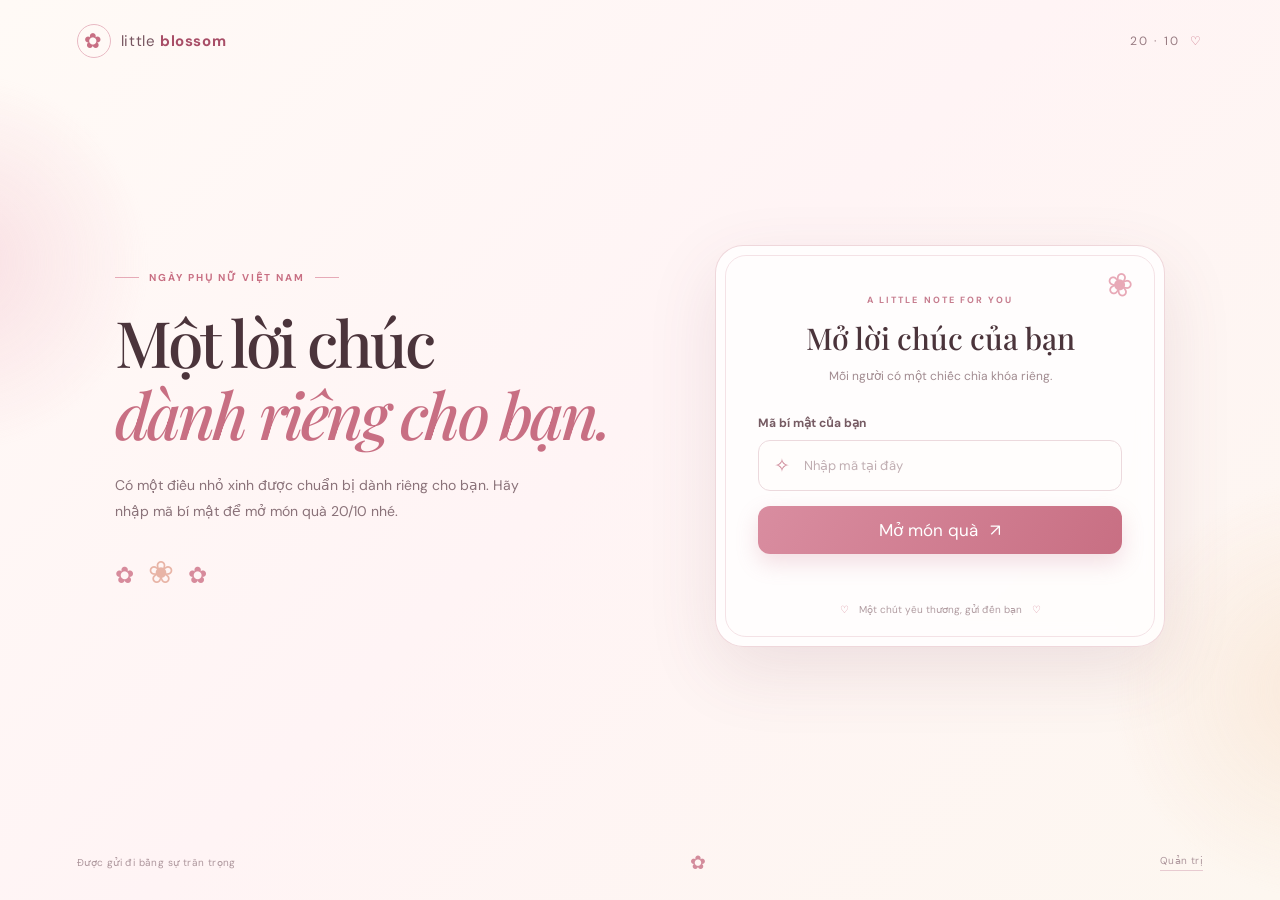
<file: index.html>
<!doctype html>
<html lang="vi">
<head>
  <meta charset="utf-8">
  <meta name="viewport" content="width=device-width, initial-scale=1">
  <meta name="theme-color" content="#fff7f5">
  <title>Một lời chúc dành riêng cho bạn ✿</title>
  <link rel="preconnect" href="https://fonts.googleapis.com">
  <link rel="preconnect" href="https://fonts.gstatic.com" crossorigin>
  <link href="https://fonts.googleapis.com/css2?family=DM+Sans:wght@400;500;600;700&family=Playfair+Display:wght@500;600;700&display=swap" rel="stylesheet">
  <link rel="stylesheet" href="/assets/style.css">
</head>
<body class="public-page">
  <div class="ambient ambient-one"></div><div class="ambient ambient-two"></div>
  <header class="topbar">
    <a class="brand" href="/" aria-label="Trang chủ"><span class="brand-mark">✿</span><span>little <b>blossom</b></span></a>
    <span class="top-date">20 · 10 <span>♡</span></span>
  </header>

  <main class="hero-shell">
    <section class="hero-copy">
      <p class="eyebrow"><span class="eyebrow-line"></span> NGÀY PHỤ NỮ VIỆT NAM <span class="eyebrow-line"></span></p>
      <h1>Một lời chúc<br><em>dành riêng cho bạn.</em></h1>
      <p class="hero-description">Có một điều nhỏ xinh được chuẩn bị dành riêng cho bạn. Hãy nhập mã bí mật để mở món quà 20/10 nhé.</p>
      <div class="tiny-flower-row" aria-hidden="true"><span>✿</span><span>❀</span><span>✿</span></div>
    </section>

    <section class="unlock-card" id="unlock-card">
      <div class="card-flower" aria-hidden="true">❀</div>
      <p class="card-kicker">A LITTLE NOTE FOR YOU</p>
      <h2>Mở lời chúc của bạn</h2>
      <p class="card-subtitle">Mỗi người có một chiếc chìa khóa riêng.</p>
      <form id="code-form" class="code-form">
        <label for="access-code">Mã bí mật của bạn</label>
        <div class="input-wrap"><span aria-hidden="true">✧</span><input id="access-code" name="code" type="password" autocomplete="off" placeholder="Nhập mã tại đây" required maxlength="80"></div>
        <button class="primary-button" type="submit"><span>Mở món quà</span><span aria-hidden="true">↗</span></button>
        <p class="form-message" id="form-message" role="status" aria-live="polite"></p>
      </form>
      <div class="card-footer"><span>♡</span> Một chút yêu thương, gửi đến bạn <span>♡</span></div>
    </section>

    <section class="greeting-panel hidden" id="greeting-panel" aria-live="polite">
      <button class="text-button back-button" id="back-button" type="button">← Quay lại</button>
      <div class="greeting-art" aria-hidden="true"><span class="petal p1">✿</span><span class="petal p2">❀</span><span class="petal p3">✿</span><span class="art-heart">♡</span></div>
      <p class="card-kicker">A NOTE JUST FOR YOU</p>
      <h2 id="greeting-title">Gửi bạn thương mến,</h2>
      <div class="greeting-text" id="greeting-text"></div>
      <div class="signature">Thân thương, <span>♡</span></div>
      <button class="primary-button again-button" id="again-button" type="button">Khép món quà <span>✧</span></button>
    </section>
  </main>

  <footer class="site-footer"><span>Được gửi đi bằng sự trân trọng</span><span>✿</span><a href="/admin.html">Quản trị</a></footer>
  <script src="/assets/app.js" defer></script>
</body>
</html>
</file>
<file: assets/style.css>
:root{--ink:#4b343b;--muted:#8c747b;--rose:#c86f83;--rose-dark:#a84e67;--pink:#f9e4e7;--cream:#fffaf6;--line:#f0dfe1;--green:#718c78;--shadow:0 24px 70px rgba(118,67,81,.12)}
*{box-sizing:border-box}html{min-height:100%;scroll-behavior:smooth}body{margin:0;min-height:100vh;background:linear-gradient(135deg,#fffaf6 0%,#fff4f5 48%,#fdf7f0 100%);color:var(--ink);font-family:"DM Sans",sans-serif;overflow-x:hidden}button,input,textarea{font:inherit}button,a{-webkit-tap-highlight-color:transparent}a{color:inherit;text-decoration:none}.ambient{position:fixed;z-index:0;pointer-events:none;border-radius:50%;filter:blur(2px);opacity:.55}.ambient-one{width:380px;height:380px;top:8%;left:-230px;background:radial-gradient(circle,#f4cbd4 0%,transparent 70%)}.ambient-two{width:420px;height:420px;right:-250px;bottom:0;background:radial-gradient(circle,#f7dfc9 0%,transparent 70%)}.topbar,.site-footer{position:relative;z-index:1;display:flex;align-items:center;justify-content:space-between;padding:24px clamp(20px,6vw,88px)}.brand{display:inline-flex;align-items:center;gap:10px;font-size:15px;letter-spacing:.04em;color:#76545f}.brand b{font-weight:700;color:var(--rose-dark)}.brand-mark{display:grid;place-items:center;width:34px;height:34px;border:1px solid #e8b9c3;border-radius:50%;color:var(--rose);font-size:21px}.top-date{font-size:12px;letter-spacing:.18em;color:#987b82}.top-date span{color:var(--rose);margin-left:5px}.hero-shell{position:relative;z-index:1;width:min(1050px,calc(100% - 40px));min-height:calc(100vh - 142px);margin:0 auto;display:grid;grid-template-columns:1fr .88fr;align-items:center;gap:clamp(36px,7vw,100px);padding:35px 0 65px}.hero-copy{padding:10px 0 30px}.eyebrow{display:flex;align-items:center;gap:10px;color:var(--rose);font-size:10px;font-weight:700;letter-spacing:.2em;margin:0 0 22px}.eyebrow-line{display:inline-block;width:24px;height:1px;background:#e6aab7}.hero-copy h1,.admin-login h1,.dashboard-heading h1{font-family:"Playfair Display",serif;font-size:clamp(42px,5vw,68px);font-weight:500;letter-spacing:-.045em;line-height:1.12;margin:0 0 24px}.hero-copy h1 em,.dashboard-heading h1 em{font-weight:500;color:var(--rose);font-style:italic}.hero-description{max-width:420px;color:#8a7279;line-height:1.85;font-size:14px;margin:0}.tiny-flower-row{display:flex;gap:14px;margin-top:35px;color:#d78b9c;font-size:23px}.tiny-flower-row span:nth-child(2){font-size:31px;color:#e8b4a6;transform:translateY(-8px)}.unlock-card,.greeting-panel{position:relative;background:rgba(255,255,255,.78);border:1px solid rgba(236,205,211,.8);border-radius:28px;box-shadow:var(--shadow);padding:48px 42px 30px;backdrop-filter:blur(12px);text-align:center;overflow:hidden}.unlock-card:before,.greeting-panel:before{content:"";position:absolute;inset:9px;border:1px solid rgba(236,205,211,.55);border-radius:21px;pointer-events:none}.card-flower{position:absolute;right:31px;top:18px;color:#e8a9b7;font-size:32px;transform:rotate(14deg)}.card-kicker{font-size:9px;letter-spacing:.23em;font-weight:700;color:#c67c8e;margin:0 0 14px}.unlock-card h2,.greeting-panel h2{font-family:"Playfair Display",serif;font-size:30px;font-weight:500;line-height:1.25;margin:0 0 11px}.card-subtitle{color:#a18b90;font-size:12px;margin:0 0 31px}.code-form{text-align:left;position:relative;z-index:1}.code-form label,.editor-modal label{display:block;font-size:12px;font-weight:700;color:#765b63;margin:0 0 9px}.input-wrap{height:51px;display:flex;align-items:center;gap:12px;padding:0 15px;border:1px solid #ecd9dd;border-radius:12px;background:#fffdfc;transition:border-color .2s,box-shadow .2s}.input-wrap:focus-within{border-color:#d78a9c;box-shadow:0 0 0 3px rgba(215,138,156,.12)}.input-wrap>span{font-size:19px;color:#cf8b9b}.input-wrap input{width:100%;min-width:0;border:0;outline:0;background:transparent;color:var(--ink);font-size:13px}.input-wrap input::placeholder{color:#c0aeb2}.primary-button,.outline-button{min-height:48px;border-radius:12px;display:inline-flex;align-items:center;justify-content:center;gap:12px;padding:0 19px;border:0;cursor:pointer;transition:transform .2s,box-shadow .2s,background .2s;font-size:12px;font-weight:700}.primary-button{background:linear-gradient(120deg,#d98da0,#c86f83);color:white;box-shadow:0 9px 22px rgba(200,111,131,.22)}.primary-button:hover{transform:translateY(-2px);box-shadow:0 13px 26px rgba(200,111,131,.28)}.code-form>.primary-button{width:100%;margin-top:15px}.primary-button span{font-size:17px;font-weight:400}.outline-button{border:1px solid #ead6da;background:rgba(255,255,255,.75);color:#8b5c69}.outline-button:hover{background:#fff3f5}.compact{min-height:42px;padding:0 15px}.form-message{min-height:18px;margin:10px 0 0;font-size:12px;color:#b74f68;line-height:1.5}.form-message.success{color:#548264}.card-footer{display:flex;justify-content:center;align-items:center;gap:10px;margin-top:21px;color:#b09ba0;font-size:10px}.card-footer span{color:#d58a9b}.site-footer{font-size:10px;letter-spacing:.04em;color:#ad969c;padding-top:10px;padding-bottom:22px}.site-footer>span:nth-child(2){color:#d38b9b;font-size:19px}.site-footer a{border-bottom:1px solid #e8cbd1;padding-bottom:3px}.hidden{display:none!important}.greeting-panel{grid-column:1/-1;width:min(700px,100%);justify-self:center;padding:48px clamp(24px,6vw,70px) 35px;animation:rise .6s ease both}.greeting-art{height:95px;position:relative;margin:0 auto 18px;width:190px}.petal{position:absolute;color:#d9899e;text-shadow:0 5px 15px #f5dce2}.p1{font-size:55px;left:34px;top:6px;transform:rotate(-25deg)}.p2{font-size:65px;left:75px;top:0;color:#e7b19d}.p3{font-size:48px;left:119px;top:22px;transform:rotate(25deg)}.art-heart{position:absolute;top:53px;left:85px;color:#b76a80;font-size:30px}.greeting-panel h2{font-size:clamp(28px,4vw,40px);margin-bottom:24px}.greeting-text{white-space:pre-wrap;text-align:left;color:#7b646c;font-size:14px;line-height:1.95;max-width:540px;margin:0 auto}.signature{max-width:540px;margin:23px auto 28px;text-align:right;font-family:"Playfair Display",serif;font-style:italic;color:#a27682}.signature span{color:var(--rose);font-size:20px}.again-button{min-width:190px}.back-button{position:absolute;top:22px;left:25px}.text-button{border:0;background:transparent;color:#a77c87;font-size:12px;cursor:pointer}.admin-shell{position:relative;z-index:1;width:min(1080px,calc(100% - 36px));min-height:calc(100vh - 142px);margin:0 auto;padding:30px 0 70px}.admin-login{width:min(470px,100%);margin:45px auto;background:rgba(255,255,255,.8);border:1px solid var(--line);border-radius:26px;padding:43px;box-shadow:var(--shadow);position:relative}.login-flower{position:absolute;right:30px;top:26px;color:#dfa0ae;font-size:33px}.admin-login h1{font-size:38px;margin-bottom:16px}.admin-login .hero-description{font-size:13px;margin-bottom:28px}.small-note{font-size:11px;color:#a38b91;line-height:1.7;margin:15px 0 0}.top-link{font-size:12px;color:#9b6f7c}.dashboard-heading{display:flex;align-items:center;justify-content:space-between;gap:20px;margin:20px 0 27px}.dashboard-heading h1{font-size:clamp(35px,4vw,49px);margin:0 0 9px}.dashboard-heading .eyebrow{margin-bottom:13px}.muted{color:#987e85;font-size:13px;margin:0}.stats-row{display:grid;grid-template-columns:repeat(3,1fr);gap:13px;margin-bottom:22px}.stat-card{background:rgba(255,255,255,.76);border:1px solid var(--line);border-radius:16px;padding:18px 20px}.stat-card span{display:block;font-size:11px;color:#9c858b;margin-bottom:9px}.stat-card strong{font-family:"Playfair Display",serif;font-size:30px;font-weight:500;color:#b65f76}.toolbar{display:flex;gap:10px;align-items:center;margin:18px 0 12px}.search-wrap{display:flex;align-items:center;gap:8px;flex:1;min-width:120px;height:42px;padding:0 13px;background:#fff;border:1px solid var(--line);border-radius:11px;color:#bf8291}.search-wrap input{width:100%;min-width:0;border:0;outline:0;background:transparent;font-size:12px;color:var(--ink)}.dashboard-note{font-size:11px;color:#9e878d;margin:0 0 17px}.recipient-list{display:grid;gap:10px}.recipient-item{display:grid;grid-template-columns:44px minmax(0,1fr) auto;align-items:center;gap:14px;padding:14px 17px;background:rgba(255,255,255,.82);border:1px solid #f0dfe2;border-radius:15px}.recipient-avatar{width:42px;height:42px;display:grid;place-items:center;border-radius:13px;background:#fbe9ec;color:#c36e83;font-family:"Playfair Display",serif;font-size:19px}.recipient-main{min-width:0}.recipient-name{font-weight:700;font-size:13px;overflow-wrap:anywhere}.recipient-meta{font-size:11px;color:#a58c93;margin-top:5px}.status-pill{display:inline-flex;align-items:center;gap:5px;font-size:10px;color:#9b777f;margin-right:8px}.status-pill.ready{color:#598367}.status-dot{width:6px;height:6px;border-radius:50%;background:currentColor}.recipient-actions{display:flex;gap:7px}.small-action{border:1px solid #ecd9de;background:#fffaf9;border-radius:9px;padding:8px 10px;color:#9b6372;font-size:11px;cursor:pointer}.small-action:hover{background:#fff0f3}.small-action.danger{color:#b45c69}.empty-state{text-align:center;padding:50px 20px;color:#a88f96;font-size:13px}.modal-backdrop{position:fixed;z-index:10;inset:0;display:grid;place-items:center;padding:18px;background:rgba(67,40,48,.28);backdrop-filter:blur(6px)}.editor-modal{width:min(590px,100%);max-height:min(92vh,900px);overflow:auto;background:#fffaf8;border:1px solid #f0dce0;border-radius:22px;padding:26px;box-shadow:0 30px 90px #5e33412b}.modal-heading{display:flex;justify-content:space-between;align-items:flex-start;margin-bottom:22px}.modal-heading .eyebrow{margin-bottom:8px}.modal-heading h2{font-family:"Playfair Display",serif;font-weight:500;font-size:29px;margin:0}.icon-button{width:35px;height:35px;border:1px solid var(--line);border-radius:50%;background:white;color:#9a6978;font-size:22px;cursor:pointer}.editor-modal label{margin-top:15px}.field{width:100%;border:1px solid #ecd9dd;border-radius:10px;background:white;padding:12px 13px;outline:none;color:var(--ink);font-size:13px}.field:focus{border-color:#d78a9c;box-shadow:0 0 0 3px #d78a9c1f}.greeting-field{resize:vertical;line-height:1.7;min-height:150px}.field-help{font-size:10px;color:#a58b92;line-height:1.6;margin:7px 0 0}.modal-actions{display:flex;justify-content:flex-end;gap:9px;margin-top:18px}.toast{position:fixed;z-index:20;right:20px;bottom:20px;max-width:min(400px,calc(100% - 40px));background:#65444f;color:#fff;padding:13px 17px;border-radius:12px;font-size:12px;box-shadow:var(--shadow);animation:rise .25s ease}.toast.error{background:#a84e67}@keyframes rise{from{opacity:0;transform:translateY(12px)}to{opacity:1;transform:translateY(0)}}@media(max-width:800px){.hero-shell{grid-template-columns:1fr;gap:27px;width:min(520px,calc(100% - 34px));padding-top:25px}.hero-copy{text-align:center;padding:15px 0 0}.hero-copy .eyebrow{justify-content:center}.hero-copy h1{font-size:clamp(40px,10vw,58px)}.hero-description{margin:0 auto}.tiny-flower-row{justify-content:center;margin-top:20px}.unlock-card{padding:42px 27px 25px}.hero-shell{min-height:auto}.site-footer{gap:12px;flex-wrap:wrap}.greeting-panel{grid-column:auto;padding-top:57px}.admin-shell{padding-top:10px}.admin-login{margin:35px auto;padding:34px 26px}.toolbar{flex-wrap:wrap}.search-wrap{flex-basis:100%}.dashboard-heading{align-items:flex-start}.stats-row{gap:8px}.stat-card{padding:14px 12px}.stat-card span{font-size:10px}.stat-card strong{font-size:26px}}@media(max-width:480px){.topbar{padding:17px 18px}.top-date{font-size:10px}.brand{font-size:13px}.brand-mark{width:30px;height:30px}.hero-copy h1{font-size:42px}.hero-description{font-size:13px}.unlock-card h2{font-size:27px}.card-flower{right:22px;top:13px}.site-footer{padding:20px 18px;font-size:9px}.dashboard-heading{display:block}.dashboard-heading>.outline-button{margin-top:17px}.stats-row{grid-template-columns:repeat(3,minmax(0,1fr))}.stat-card{padding:12px 9px}.stat-card strong{font-size:23px}.recipient-item{grid-template-columns:36px minmax(0,1fr);gap:10px;padding:12px}.recipient-avatar{width:36px;height:36px}.recipient-actions{grid-column:2;justify-content:flex-start}.small-action{padding:7px 9px}.editor-modal{padding:21px 17px}.modal-heading h2{font-size:25px}.top-link{font-size:10px}.recipient-meta{line-height:1.5}}
</file>
